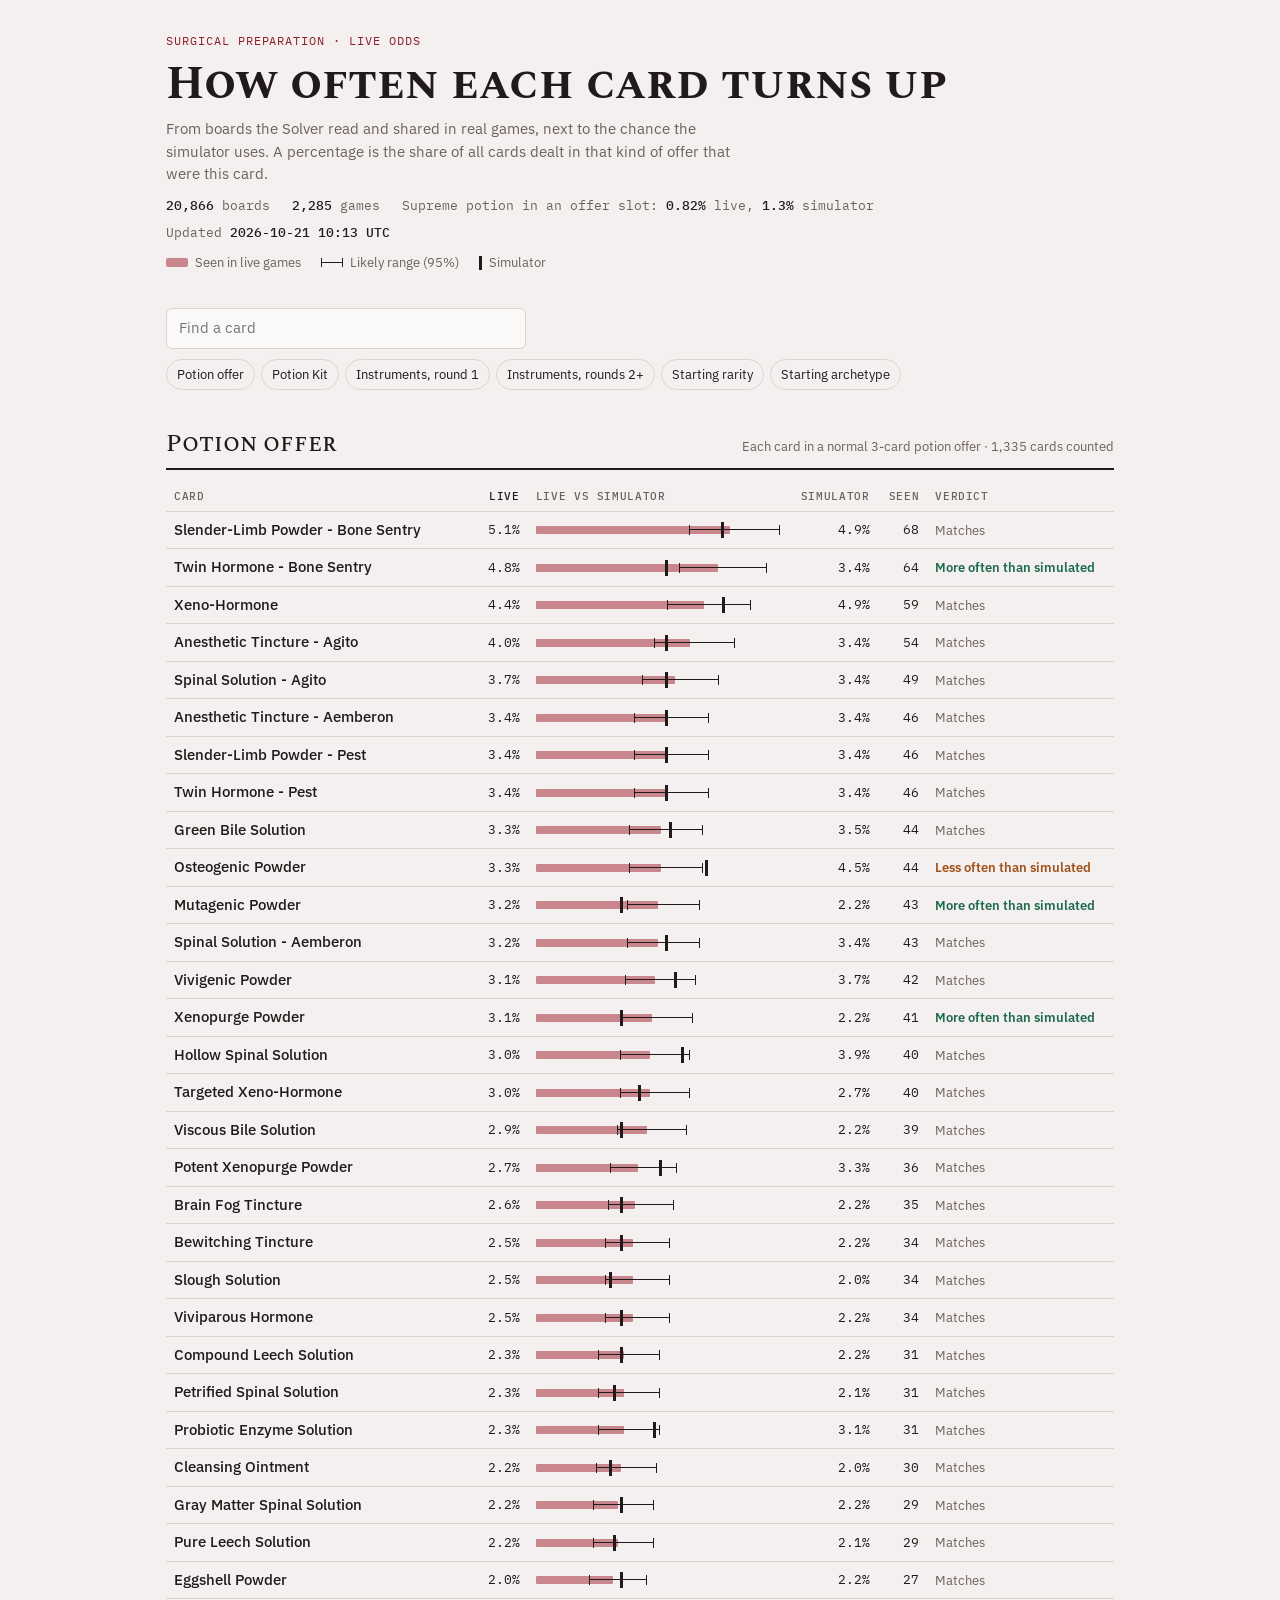
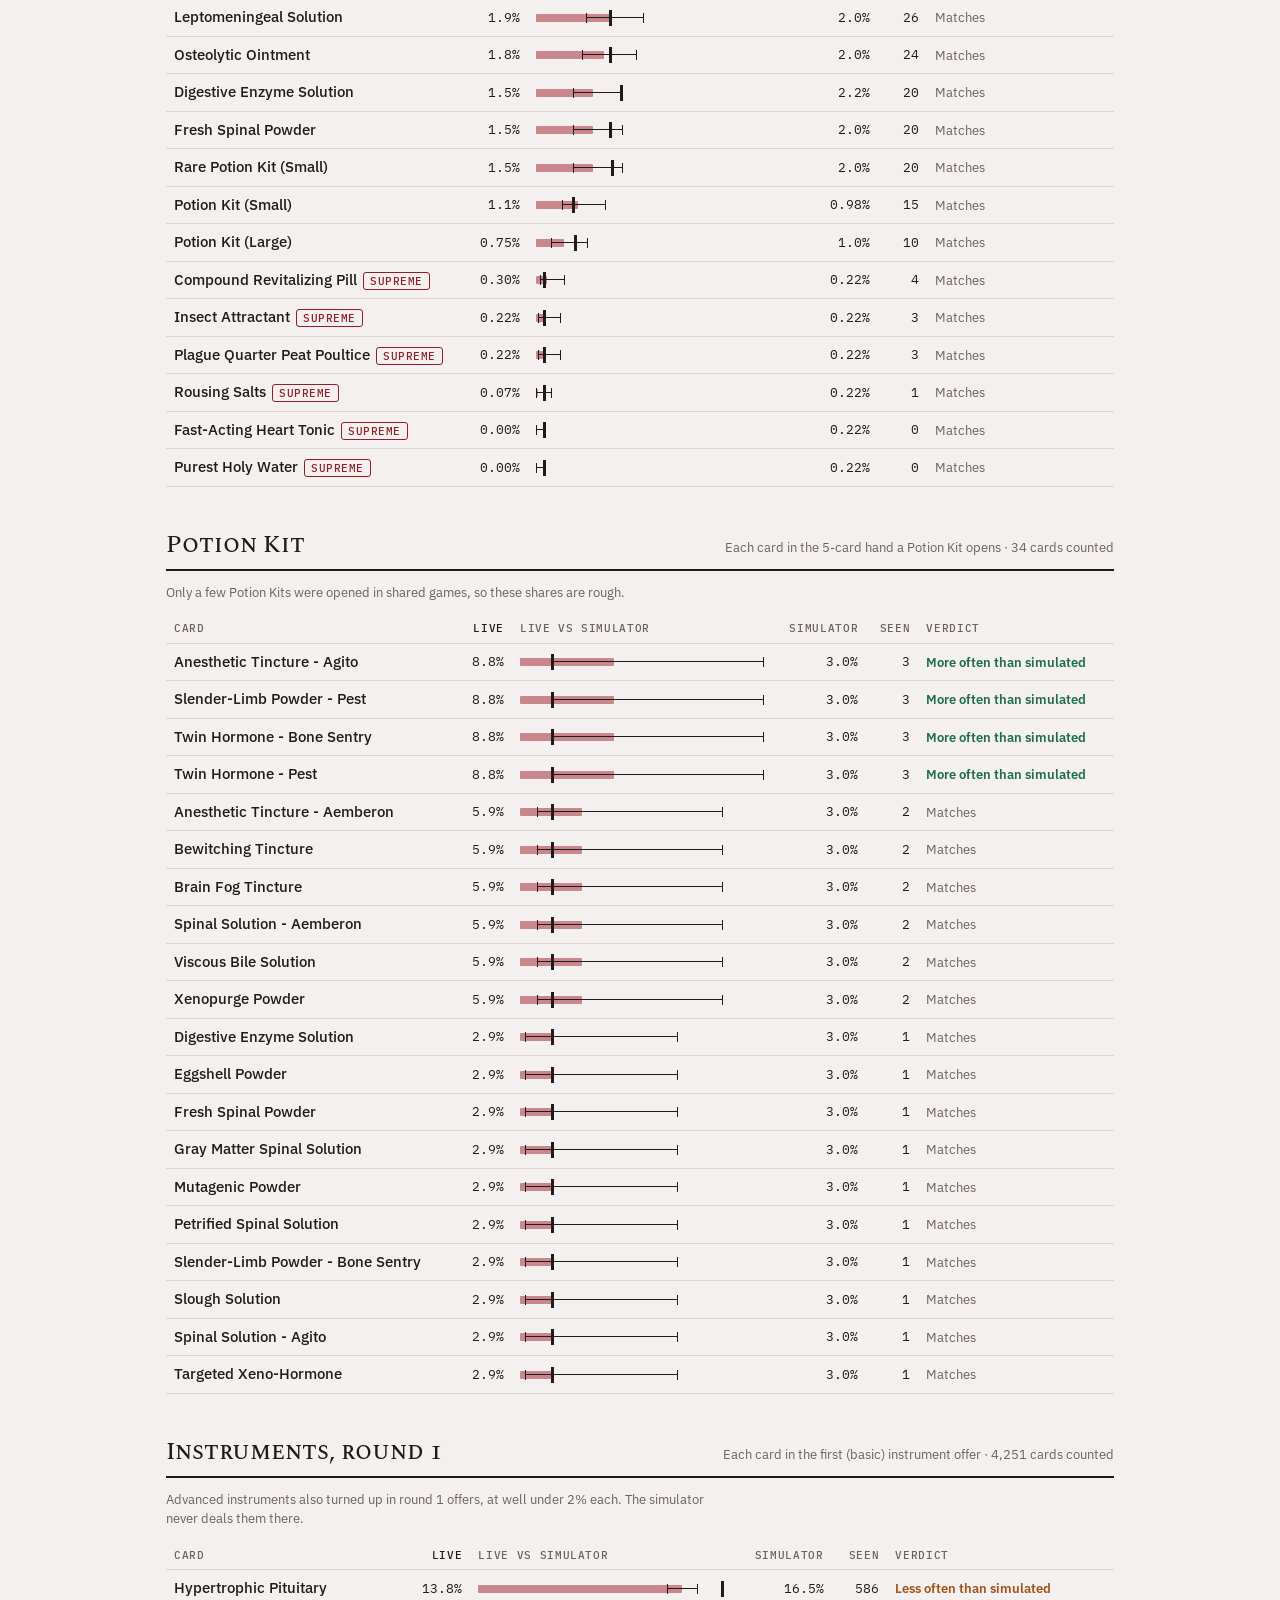
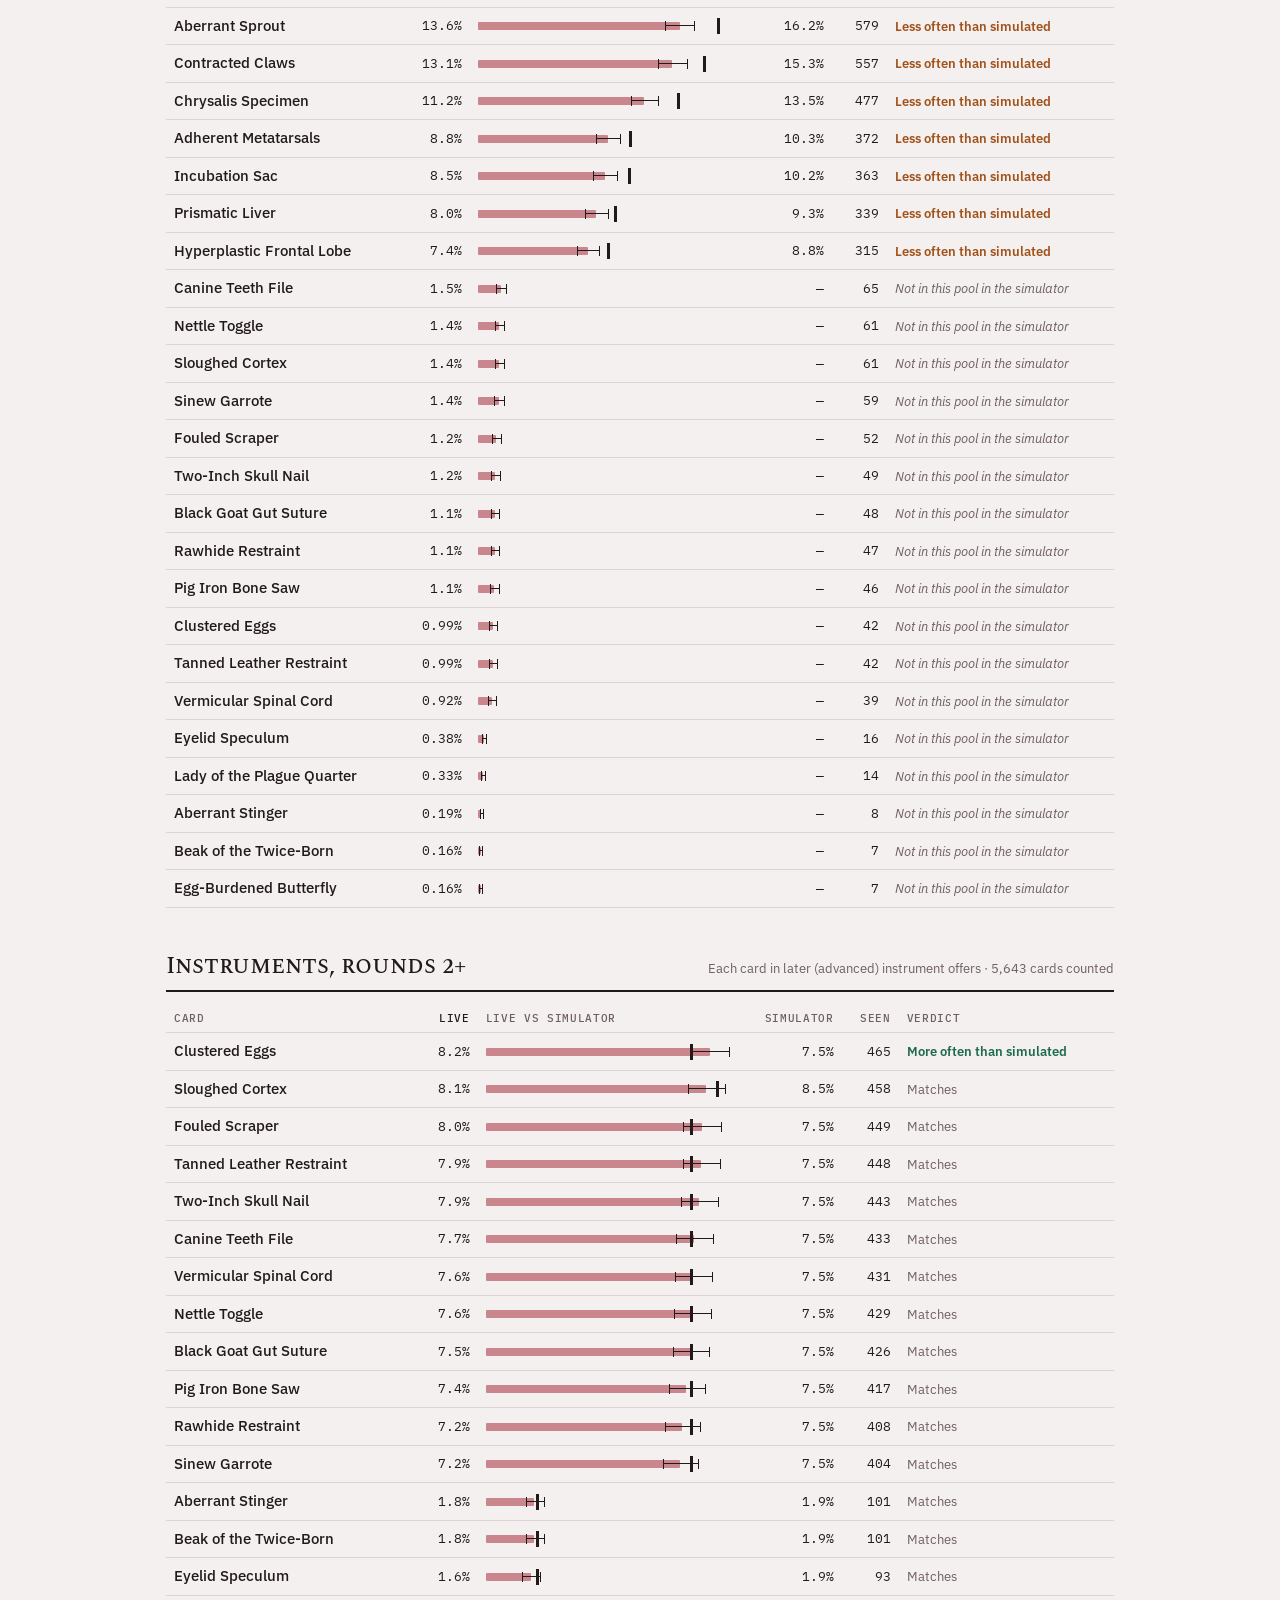
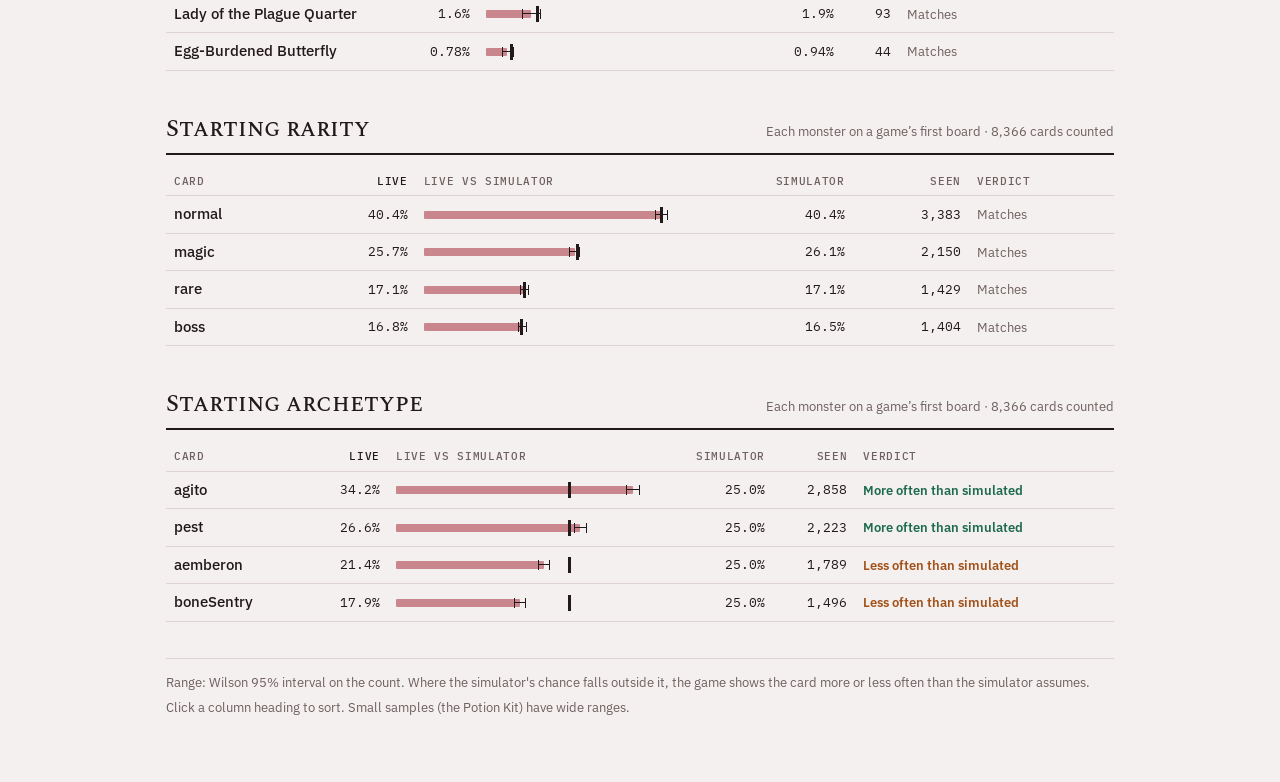
<file: odds.html>
<!doctype html>
<html lang="en">
<head>
<meta charset="utf-8">
<meta name="viewport" content="width=device-width, initial-scale=1">
<meta name="robots" content="noindex">
<title>Vorax Card Odds</title>
<script>
// the site moved to Cloudflare Pages (src/ui/siteMove.ts): this page saves nothing, so it's sent on as it is
if (location.hostname === 'tidewarden.github.io' && !/Electron/.test(navigator.userAgent)) location.replace('https://voraxlab.pages.dev' + location.pathname.replace(/\.html$/, '') + location.search)
</script>
<link rel="preconnect" href="https://fonts.googleapis.com">
<link rel="stylesheet" href="https://fonts.googleapis.com/css2?family=Spectral+SC:wght@500;700&family=IBM+Plex+Sans:wght@400;500;600&family=IBM+Plex+Mono:wght@400;500&display=swap">
<style>
*, *::before, *::after { box-sizing: border-box; }
body { margin: 0; }

/* Layout: one column of ledgers, a pool per section; each card a row with its live share drawn against the simulator's */
:root {
  --bg: #f3f0ef;
  --panel: #fbf9f8;
  --fg: #22191a;
  --muted: #6e5f60;
  --rule: #ddd3d2;
  --accent: #8e1f2a;
  --bar: #c9878d;
  --sim: #22191a;
  --higher: #1f6b4f;
  --lower: #a2521a;
  --display: "Spectral SC", Georgia, serif;
  --body: "IBM Plex Sans", system-ui, sans-serif;
  --mono: "IBM Plex Mono", ui-monospace, monospace;
}
@media (prefers-color-scheme: dark) {
  :root:not([data-theme="light"]) {
    --bg: #160f10; --panel: #1f1617; --fg: #eee4e3; --muted: #a8979a; --rule: #3a2b2d;
    --accent: #e0606c; --bar: #7e3a41; --sim: #f3e9e8; --higher: #5cc79c; --lower: #e8995c; color-scheme: dark;
  }
}
:root[data-theme="dark"] {
  --bg: #160f10; --panel: #1f1617; --fg: #eee4e3; --muted: #a8979a; --rule: #3a2b2d;
  --accent: #e0606c; --bar: #7e3a41; --sim: #f3e9e8; --higher: #5cc79c; --lower: #e8995c; color-scheme: dark;
}
body { background: var(--bg); color: var(--fg); font-family: var(--body); font-size: 15px; line-height: 1.5; }
.wrap { max-width: 980px; margin: 0 auto; padding-block: 32px 64px; padding-left: max(16px, env(safe-area-inset-left, 0px)); padding-right: max(16px, env(safe-area-inset-right, 0px)); display: grid; gap: 36px; }
header { display: grid; gap: 10px; }
.eyebrow { font-family: var(--mono); font-size: 12px; letter-spacing: .08em; text-transform: uppercase; color: var(--accent); }
h1 { font-family: var(--display); font-weight: 700; font-size: clamp(30px, 6vw, 46px); line-height: 1.05; margin: 0; text-wrap: balance; }
.lede { color: var(--muted); max-width: 65ch; margin: 0; }
.facts { display: flex; flex-wrap: wrap; gap: 8px 22px; font-family: var(--mono); font-size: 13px; color: var(--muted); }
.facts b { color: var(--fg); font-weight: 500; }
.key { display: flex; flex-wrap: wrap; gap: 8px 20px; font-size: 13px; color: var(--muted); align-items: center; }
.key span { display: inline-flex; align-items: center; gap: 7px; }
.sw-bar { width: 22px; height: 9px; background: var(--bar); border-radius: 2px; }
.sw-range { width: 22px; height: 9px; border-left: 1.5px solid var(--fg); border-right: 1.5px solid var(--fg); position: relative; }
.sw-range::after { content: ""; position: absolute; left: 0; right: 0; top: 4px; border-top: 1.5px solid var(--fg); }
.sw-sim { width: 3px; height: 14px; background: var(--sim); }
.controls { display: flex; flex-wrap: wrap; gap: 10px; align-items: center; }
.controls input { font: inherit; padding: 8px 12px; border: 1px solid var(--rule); border-radius: 6px; background: var(--panel); color: var(--fg); min-width: 0; flex: 1 1 220px; max-width: 360px; }
.controls input:focus-visible, button:focus-visible { outline: 2px solid var(--accent); outline-offset: 2px; }
nav { display: flex; flex-wrap: wrap; gap: 6px; }
nav a { font-size: 13px; color: var(--fg); text-decoration: none; padding: 5px 10px; border: 1px solid var(--rule); border-radius: 999px; }
nav a:hover { border-color: var(--accent); color: var(--accent); }
section { display: grid; gap: 12px; scroll-margin-top: 16px; }
.sec-head { display: flex; flex-wrap: wrap; align-items: baseline; justify-content: space-between; gap: 4px 16px; border-bottom: 2px solid var(--fg); padding-bottom: 6px; }
h2 { font-family: var(--display); font-weight: 500; font-size: 24px; margin: 0; }
.sec-sub { color: var(--muted); font-size: 13px; }
.scroll { overflow-x: auto; }
table { width: 100%; border-collapse: collapse; font-variant-numeric: tabular-nums; min-width: 640px; }
th { font-family: var(--mono); font-weight: 500; font-size: 11px; letter-spacing: .06em; text-transform: uppercase; color: var(--muted); text-align: left; padding: 6px 8px; border-bottom: 1px solid var(--rule); white-space: nowrap; }
th button { all: unset; cursor: pointer; }
th button:hover { color: var(--fg); }
th[aria-sort] button { color: var(--fg); }
td { padding: 7px 8px; border-bottom: 1px solid var(--rule); vertical-align: middle; }
td.num { font-family: var(--mono); font-size: 13px; text-align: right; white-space: nowrap; }
th.num { text-align: right; }
td.name { font-weight: 500; }
.tag { font-family: var(--mono); font-size: 10.5px; letter-spacing: .05em; text-transform: uppercase; padding: 1px 6px; border-radius: 3px; border: 1px solid currentColor; margin-left: 6px; white-space: nowrap; color: var(--accent); }
.chart { width: 260px; }
.track { position: relative; height: 16px; }
.track .b { position: absolute; left: 0; top: 4px; height: 8px; background: var(--bar); border-radius: 1px; }
.track .ci { position: absolute; top: 3px; height: 10px; border-left: 1.5px solid var(--fg); border-right: 1.5px solid var(--fg); }
.track .ci::after { content: ""; position: absolute; left: 0; right: 0; top: 4px; border-top: 1.5px solid var(--fg); }
.track .s { position: absolute; top: 0; width: 3px; height: 16px; background: var(--sim); margin-left: -1px; }
.verdict { font-size: 12.5px; white-space: nowrap; }
.v-higher { color: var(--higher); font-weight: 600; }
.v-lower { color: var(--lower); font-weight: 600; }
.v-ok { color: var(--muted); }
.v-none { color: var(--muted); font-style: italic; }
.note { color: var(--muted); font-size: 13px; max-width: 70ch; margin: 0; }
.empty { color: var(--muted); font-size: 13px; padding: 10px 8px; }
footer { color: var(--muted); font-size: 13px; display: grid; gap: 6px; border-top: 1px solid var(--rule); padding-top: 14px; }
@media (max-width: 560px) { .chart { width: 160px; } }
</style>
</head>
<body>

<div class="wrap">
  <header>
    <div class="eyebrow">Surgical Preparation · Live odds</div>
    <h1>How often each card turns up</h1>
    <p class="lede">From boards the Solver read and shared in real games, next to the chance the simulator uses. A percentage is the share of all cards dealt in that kind of offer that were this card.</p>
    <div class="facts" id="facts"></div>
    <div class="key">
      <span><i class="sw-bar"></i>Seen in live games</span>
      <span><i class="sw-range"></i>Likely range (95%)</span>
      <span><i class="sw-sim"></i>Simulator</span>
    </div>
  </header>

  <div class="controls">
    <input id="filter" type="search" placeholder="Find a card" aria-label="Find a card">
    <nav id="nav"></nav>
  </div>

  <div id="sections" style="display:grid;gap:40px"></div>

  <footer>
    <div>Range: Wilson 95% interval on the count. Where the simulator's chance falls outside it, the game shows the card more or less often than the simulator assumes.</div>
    <div>Click a column heading to sort. Small samples (the Potion Kit) have wide ranges.</div>
  </footer>
</div>

<script>
const DATA = {"generated": "2026-10-21T10:13:55.475Z", "boards": 20866, "runs": 2285, "supreme": {"count": 11, "n": 1335, "p": 0.008239700374531835, "lo": 0.004607046512931569, "hi": 0.014694415288076109, "engine": 0.013}, "supremeNames": ["Compound Revitalizing Pill", "Fast-Acting Heart Tonic", "Plague Quarter Peat Poultice", "Insect Attractant", "Purest Holy Water", "Rousing Salts"], "sections": [{"id": "potions", "title": "Potion offer", "sub": "Each card in a normal 3-card potion offer", "rows": [{"name": "Anesthetic Tincture - Aemberon", "count": 46, "n": 1335, "p": 0.03445692883895131, "lo": 0.02593136844344571, "hi": 0.04565409767890961, "engine": 0.03432347747660267}, {"name": "Anesthetic Tincture - Agito", "count": 54, "n": 1335, "p": 0.04044943820224719, "lo": 0.031132848242395362, "hi": 0.05240324743912514, "engine": 0.03432347747660267}, {"name": "Bewitching Tincture", "count": 34, "n": 1335, "p": 0.02546816479400749, "lo": 0.0182816740809535, "hi": 0.03537784770265406, "engine": 0.022316955446425667}, {"name": "Brain Fog Tincture", "count": 35, "n": 1335, "p": 0.026217228464419477, "lo": 0.018910524185443506, "hi": 0.03624282629305971, "engine": 0.022316955446425667}, {"name": "Cleansing Ointment", "count": 30, "n": 1335, "p": 0.02247191011235955, "lo": 0.015785544864709546, "hi": 0.03189866213931542, "engine": 0.019594286881961735}, {"name": "Compound Leech Solution", "count": 31, "n": 1335, "p": 0.023220973782771534, "lo": 0.016406514203316222, "hi": 0.03277152149560439, "engine": 0.022316955446425667}, {"name": "Compound Revitalizing Pill", "count": 4, "n": 1335, "p": 0.00299625468164794, "lo": 0.001165764127858996, "hi": 0.007678896808879151, "engine": 0.0021666666666666666}, {"name": "Digestive Enzyme Solution", "count": 20, "n": 1335, "p": 0.0149812734082397, "lo": 0.009718693799753864, "hi": 0.023027226255314635, "engine": 0.022316955446425667}, {"name": "Eggshell Powder", "count": 27, "n": 1335, "p": 0.020224719101123594, "lo": 0.013936297757654903, "hi": 0.029266423161683125, "engine": 0.022316955446425667}, {"name": "Fast-Acting Heart Tonic", "count": 0, "n": 1335, "p": 0, "lo": 2.1621824422966068e-19, "hi": 0.002869346157155558, "engine": 0.0021666666666666666}, {"name": "Fresh Spinal Powder", "count": 20, "n": 1335, "p": 0.0149812734082397, "lo": 0.009718693799753864, "hi": 0.023027226255314635, "engine": 0.019594286881961735}, {"name": "Gray Matter Spinal Solution", "count": 29, "n": 1335, "p": 0.021722846441947566, "lo": 0.015166778373511406, "hi": 0.03102359993561792, "engine": 0.022316955446425667}, {"name": "Green Bile Solution", "count": 44, "n": 1335, "p": 0.03295880149812734, "lo": 0.024642343626175334, "hi": 0.043955465106388696, "engine": 0.035206734133125216}, {"name": "Hollow Spinal Solution", "count": 40, "n": 1335, "p": 0.0299625468164794, "lo": 0.022079998789458998, "hi": 0.04054249516352243, "engine": 0.03856219356751951}, {"name": "Insect Attractant", "count": 3, "n": 1335, "p": 0.0022471910112359553, "lo": 0.0007645217499960435, "hi": 0.0065863104918464565, "engine": 0.0021666666666666666}, {"name": "Leptomeningeal Solution", "count": 26, "n": 1335, "p": 0.01947565543071161, "lo": 0.013324830285256753, "hi": 0.02838406193918563, "engine": 0.019594286881961735}, {"name": "Mutagenic Powder", "count": 43, "n": 1335, "p": 0.03220973782771536, "lo": 0.02399972977067046, "hi": 0.04310425026699792, "engine": 0.022316955446425667}, {"name": "Osteogenic Powder", "count": 44, "n": 1335, "p": 0.03295880149812734, "lo": 0.024642343626175334, "hi": 0.043955465106388696, "engine": 0.04463391089285133}, {"name": "Osteolytic Ointment", "count": 24, "n": 1335, "p": 0.017977528089887642, "lo": 0.012110145784910936, "hi": 0.026611089049740157, "engine": 0.019594286881961735}, {"name": "Petrified Spinal Solution", "count": 31, "n": 1335, "p": 0.023220973782771534, "lo": 0.016406514203316222, "hi": 0.03277152149560439, "engine": 0.020592520890926686}, {"name": "Plague Quarter Peat Poultice", "count": 3, "n": 1335, "p": 0.0022471910112359553, "lo": 0.0007645217499960435, "hi": 0.0065863104918464565, "engine": 0.0021666666666666666}, {"name": "Potent Xenopurge Powder", "count": 36, "n": 1335, "p": 0.02696629213483146, "lo": 0.01954114406573617, "hi": 0.03710603510766269, "engine": 0.032588089270226696}, {"name": "Potion Kit (Large)", "count": 10, "n": 1335, "p": 0.00749063670411985, "lo": 0.004073774218644198, "hi": 0.01373385888746783, "engine": 0.010447751534989683}, {"name": "Potion Kit (Small)", "count": 15, "n": 1335, "p": 0.011235955056179775, "lo": 0.0068207927392813575, "hi": 0.018455983841308907, "engine": 0.009797143440980868}, {"name": "Probiotic Enzyme Solution", "count": 31, "n": 1335, "p": 0.023220973782771534, "lo": 0.016406514203316222, "hi": 0.03277152149560439, "engine": 0.03123812847583352}, {"name": "Pure Leech Solution", "count": 29, "n": 1335, "p": 0.021722846441947566, "lo": 0.015166778373511406, "hi": 0.03102359993561792, "engine": 0.02068837389161015}, {"name": "Purest Holy Water", "count": 0, "n": 1335, "p": 0, "lo": 2.1621824422966068e-19, "hi": 0.002869346157155558, "engine": 0.0021666666666666666}, {"name": "Rare Potion Kit (Small)", "count": 20, "n": 1335, "p": 0.0149812734082397, "lo": 0.009718693799753864, "hi": 0.023027226255314635, "engine": 0.020054208781677966}, {"name": "Rousing Salts", "count": 1, "n": 1335, "p": 0.000749063670411985, "lo": 0.00013223696921974557, "hi": 0.00423093788283146, "engine": 0.0021666666666666666}, {"name": "Slender-Limb Powder - Bone Sentry", "count": 68, "n": 1335, "p": 0.05093632958801498, "lo": 0.04037707690096779, "hi": 0.06407262050909177, "engine": 0.048882133905340054}, {"name": "Slender-Limb Powder - Pest", "count": 46, "n": 1335, "p": 0.03445692883895131, "lo": 0.02593136844344571, "hi": 0.04565409767890961, "engine": 0.03432347747660267}, {"name": "Slough Solution", "count": 34, "n": 1335, "p": 0.02546816479400749, "lo": 0.0182816740809535, "hi": 0.03537784770265406, "engine": 0.019594286881961735}, {"name": "Spinal Solution - Aemberon", "count": 43, "n": 1335, "p": 0.03220973782771536, "lo": 0.02399972977067046, "hi": 0.04310425026699792, "engine": 0.03432347747660267}, {"name": "Spinal Solution - Agito", "count": 49, "n": 1335, "p": 0.03670411985018727, "lo": 0.027873827885388974, "hi": 0.0481931243216533, "engine": 0.03432347747660267}, {"name": "Targeted Xeno-Hormone", "count": 40, "n": 1335, "p": 0.0299625468164794, "lo": 0.022079998789458998, "hi": 0.04054249516352243, "engine": 0.027164153990973175}, {"name": "Twin Hormone - Bone Sentry", "count": 64, "n": 1335, "p": 0.04794007490636704, "lo": 0.03772004307294754, "hi": 0.06075433955752944, "engine": 0.03432347747660267}, {"name": "Twin Hormone - Pest", "count": 46, "n": 1335, "p": 0.03445692883895131, "lo": 0.02593136844344571, "hi": 0.04565409767890961, "engine": 0.03432347747660267}, {"name": "Viscous Bile Solution", "count": 39, "n": 1335, "p": 0.029213483146067417, "lo": 0.021442950566516305, "hi": 0.03968571469156949, "engine": 0.022316955446425667}, {"name": "Vivigenic Powder", "count": 42, "n": 1335, "p": 0.03146067415730337, "lo": 0.023358437346055503, "hi": 0.04225171399671723, "engine": 0.036634083889143534}, {"name": "Viviparous Hormone", "count": 34, "n": 1335, "p": 0.02546816479400749, "lo": 0.0182816740809535, "hi": 0.03537784770265406, "engine": 0.022316955446425667}, {"name": "Xeno-Hormone", "count": 59, "n": 1335, "p": 0.044194756554307116, "lo": 0.034415860760835366, "hi": 0.05658937839516337, "engine": 0.04910524212451748}, {"name": "Xenopurge Powder", "count": 41, "n": 1335, "p": 0.030711610486891385, "lo": 0.022718511184332, "hi": 0.04139781146354508, "engine": 0.022316955446425667}]}, {"id": "kit", "title": "Potion Kit", "sub": "Each card in the 5-card hand a Potion Kit opens", "rows": [{"name": "Anesthetic Tincture - Aemberon", "count": 2, "n": 34, "p": 0.058823529411764705, "lo": 0.01628231306384244, "hi": 0.1909393688946371, "engine": 0.030303030303030304}, {"name": "Anesthetic Tincture - Agito", "count": 3, "n": 34, "p": 0.08823529411764706, "lo": 0.030465390304310145, "hi": 0.2296081795236041, "engine": 0.030303030303030304}, {"name": "Bewitching Tincture", "count": 2, "n": 34, "p": 0.058823529411764705, "lo": 0.01628231306384244, "hi": 0.1909393688946371, "engine": 0.030303030303030304}, {"name": "Brain Fog Tincture", "count": 2, "n": 34, "p": 0.058823529411764705, "lo": 0.01628231306384244, "hi": 0.1909393688946371, "engine": 0.030303030303030304}, {"name": "Digestive Enzyme Solution", "count": 1, "n": 34, "p": 0.029411764705882353, "lo": 0.005210771925596642, "hi": 0.1491590221634482, "engine": 0.030303030303030304}, {"name": "Eggshell Powder", "count": 1, "n": 34, "p": 0.029411764705882353, "lo": 0.005210771925596642, "hi": 0.1491590221634482, "engine": 0.030303030303030304}, {"name": "Fresh Spinal Powder", "count": 1, "n": 34, "p": 0.029411764705882353, "lo": 0.005210771925596642, "hi": 0.1491590221634482, "engine": 0.030303030303030304}, {"name": "Gray Matter Spinal Solution", "count": 1, "n": 34, "p": 0.029411764705882353, "lo": 0.005210771925596642, "hi": 0.1491590221634482, "engine": 0.030303030303030304}, {"name": "Mutagenic Powder", "count": 1, "n": 34, "p": 0.029411764705882353, "lo": 0.005210771925596642, "hi": 0.1491590221634482, "engine": 0.030303030303030304}, {"name": "Petrified Spinal Solution", "count": 1, "n": 34, "p": 0.029411764705882353, "lo": 0.005210771925596642, "hi": 0.1491590221634482, "engine": 0.030303030303030304}, {"name": "Slender-Limb Powder - Bone Sentry", "count": 1, "n": 34, "p": 0.029411764705882353, "lo": 0.005210771925596642, "hi": 0.1491590221634482, "engine": 0.030303030303030304}, {"name": "Slender-Limb Powder - Pest", "count": 3, "n": 34, "p": 0.08823529411764706, "lo": 0.030465390304310145, "hi": 0.2296081795236041, "engine": 0.030303030303030304}, {"name": "Slough Solution", "count": 1, "n": 34, "p": 0.029411764705882353, "lo": 0.005210771925596642, "hi": 0.1491590221634482, "engine": 0.030303030303030304}, {"name": "Spinal Solution - Aemberon", "count": 2, "n": 34, "p": 0.058823529411764705, "lo": 0.01628231306384244, "hi": 0.1909393688946371, "engine": 0.030303030303030304}, {"name": "Spinal Solution - Agito", "count": 1, "n": 34, "p": 0.029411764705882353, "lo": 0.005210771925596642, "hi": 0.1491590221634482, "engine": 0.030303030303030304}, {"name": "Targeted Xeno-Hormone", "count": 1, "n": 34, "p": 0.029411764705882353, "lo": 0.005210771925596642, "hi": 0.1491590221634482, "engine": 0.030303030303030304}, {"name": "Twin Hormone - Bone Sentry", "count": 3, "n": 34, "p": 0.08823529411764706, "lo": 0.030465390304310145, "hi": 0.2296081795236041, "engine": 0.030303030303030304}, {"name": "Twin Hormone - Pest", "count": 3, "n": 34, "p": 0.08823529411764706, "lo": 0.030465390304310145, "hi": 0.2296081795236041, "engine": 0.030303030303030304}, {"name": "Viscous Bile Solution", "count": 2, "n": 34, "p": 0.058823529411764705, "lo": 0.01628231306384244, "hi": 0.1909393688946371, "engine": 0.030303030303030304}, {"name": "Xenopurge Powder", "count": 2, "n": 34, "p": 0.058823529411764705, "lo": 0.01628231306384244, "hi": 0.1909393688946371, "engine": 0.030303030303030304}]}, {"id": "basic", "title": "Instruments, round 1", "sub": "Each card in the first (basic) instrument offer", "rows": [{"name": "Aberrant Sprout", "count": 579, "n": 4251, "p": 0.13620324629498942, "lo": 0.1262199139260972, "hi": 0.1468435063431791, "engine": 0.162195497995683}, {"name": "Aberrant Stinger", "count": 8, "n": 4251, "p": 0.0018819101387908728, "lo": 0.0009538971432418535, "hi": 0.003709402190862617, "engine": null}, {"name": "Adherent Metatarsals", "count": 372, "n": 4251, "p": 0.08750882145377559, "lo": 0.07938216893583651, "hi": 0.09638033183504997, "engine": 0.10268270120259018}, {"name": "Beak of the Twice-Born", "count": 7, "n": 4251, "p": 0.0016466713714420136, "lo": 0.0007978735863049178, "hi": 0.0033953729965996013, "engine": null}, {"name": "Black Goat Gut Suture", "count": 48, "n": 4251, "p": 0.011291460832745237, "lo": 0.008527336403403986, "hi": 0.014938072978698511, "engine": null}, {"name": "Canine Teeth File", "count": 65, "n": 4251, "p": 0.01529051987767584, "lo": 0.012015217071259778, "hi": 0.01944108908124188, "engine": null}, {"name": "Chrysalis Specimen", "count": 477, "n": 4251, "p": 0.1122088920254058, "lo": 0.1030687366944438, "hi": 0.1220493029524375, "engine": 0.13536848596978107}, {"name": "Clustered Eggs", "count": 42, "n": 4251, "p": 0.009880028228652082, "lo": 0.007317859850416452, "hi": 0.013327233024486341, "engine": null}, {"name": "Contracted Claws", "count": 557, "n": 4251, "p": 0.1310279934133145, "lo": 0.12121656070342131, "hi": 0.141505699039456, "engine": 0.15263644773358}, {"name": "Egg-Burdened Butterfly", "count": 7, "n": 4251, "p": 0.0016466713714420136, "lo": 0.0007978735863049178, "hi": 0.0033953729965996013, "engine": null}, {"name": "Eyelid Speculum", "count": 16, "n": 4251, "p": 0.0037638202775817455, "lo": 0.0023181295116557945, "hi": 0.006105591832048281, "engine": null}, {"name": "Fouled Scraper", "count": 52, "n": 4251, "p": 0.012232415902140673, "lo": 0.009340660926831348, "hi": 0.01600495946007095, "engine": null}, {"name": "Hyperplastic Frontal Lobe", "count": 315, "n": 4251, "p": 0.07410021171489062, "lo": 0.0666047906251858, "hi": 0.0823647033273035, "engine": 0.08757323465926613}, {"name": "Hypertrophic Pituitary", "count": 586, "n": 4251, "p": 0.13784991766643143, "lo": 0.1278129446288039, "hi": 0.14854084489887198, "engine": 0.16497070613629358}, {"name": "Incubation Sac", "count": 363, "n": 4251, "p": 0.08539167254763586, "lo": 0.07736037257966605, "hi": 0.09417165343042089, "engine": 0.10206598828245453}, {"name": "Lady of the Plague Quarter", "count": 14, "n": 4251, "p": 0.003293342742884027, "lo": 0.0019628158474557234, "hi": 0.0055207999938484496, "engine": null}, {"name": "Nettle Toggle", "count": 61, "n": 4251, "p": 0.014349564808280405, "lo": 0.011187734762646142, "hi": 0.018388360385055712, "engine": null}, {"name": "Pig Iron Bone Saw", "count": 46, "n": 4251, "p": 0.010820983298047518, "lo": 0.008122688499027612, "hi": 0.014402615380674982, "engine": null}, {"name": "Prismatic Liver", "count": 339, "n": 4251, "p": 0.07974594213126324, "lo": 0.07197657614581361, "hi": 0.08827418383547452, "engine": 0.09250693802035151}, {"name": "Rawhide Restraint", "count": 47, "n": 4251, "p": 0.011056222065396377, "lo": 0.008324836048296319, "hi": 0.014670520582606225, "engine": null}, {"name": "Sinew Garrote", "count": 59, "n": 4251, "p": 0.013879087273582686, "lo": 0.010775420531651118, "hi": 0.01786056911365083, "engine": null}, {"name": "Sloughed Cortex", "count": 61, "n": 4251, "p": 0.014349564808280405, "lo": 0.011187734762646142, "hi": 0.018388360385055712, "engine": null}, {"name": "Tanned Leather Restraint", "count": 42, "n": 4251, "p": 0.009880028228652082, "lo": 0.007317859850416452, "hi": 0.013327233024486341, "engine": null}, {"name": "Two-Inch Skull Nail", "count": 49, "n": 4251, "p": 0.011526699600094096, "lo": 0.008730178930956938, "hi": 0.015205283202345507, "engine": null}, {"name": "Vermicular Spinal Cord", "count": 39, "n": 4251, "p": 0.009174311926605505, "lo": 0.00671855863274618, "hi": 0.012516375988556762, "engine": null}]}, {"id": "advanced", "title": "Instruments, rounds 2+", "sub": "Each card in later (advanced) instrument offers", "rows": [{"name": "Aberrant Stinger", "count": 101, "n": 5643, "p": 0.01789828105617579, "lo": 0.014752643972216371, "hi": 0.021699874901342963, "engine": 0.018859312433867924}, {"name": "Beak of the Twice-Born", "count": 101, "n": 5643, "p": 0.01789828105617579, "lo": 0.014752643972216371, "hi": 0.021699874901342963, "engine": 0.018859312433867924}, {"name": "Black Goat Gut Suture", "count": 426, "n": 5643, "p": 0.07549175970228601, "lo": 0.06888388521931046, "hi": 0.08267722816485104, "engine": 0.0754372497354717}, {"name": "Canine Teeth File", "count": 433, "n": 5643, "p": 0.07673223462697147, "lo": 0.0700718760672666, "hi": 0.08396849935250789, "engine": 0.0754372497354717}, {"name": "Clustered Eggs", "count": 465, "n": 5643, "p": 0.08240297713981924, "lo": 0.07550927559435762, "hi": 0.08986486913107615, "engine": 0.0754372497354717}, {"name": "Egg-Burdened Butterfly", "count": 44, "n": 5643, "p": 0.007797270955165692, "lo": 0.005813647274829467, "hi": 0.010450595023024258, "engine": 0.009429656216933962}, {"name": "Eyelid Speculum", "count": 93, "n": 5643, "p": 0.01648059542796385, "lo": 0.013472574055616336, "hi": 0.020146502491528176, "engine": 0.018859312433867924}, {"name": "Fouled Scraper", "count": 449, "n": 5643, "p": 0.07956760588339536, "lo": 0.07278925702255516, "hi": 0.08691800305004897, "engine": 0.0754372497354717}, {"name": "Lady of the Plague Quarter", "count": 93, "n": 5643, "p": 0.01648059542796385, "lo": 0.013472574055616336, "hi": 0.020146502491528176, "engine": 0.018859312433867924}, {"name": "Nettle Toggle", "count": 429, "n": 5643, "p": 0.07602339181286549, "lo": 0.06939295844461102, "hi": 0.08323069581195604, "engine": 0.0754372497354717}, {"name": "Pig Iron Bone Saw", "count": 417, "n": 5643, "p": 0.07389686337054759, "lo": 0.06735726719954543, "hi": 0.08101622356739942, "engine": 0.0754372497354717}, {"name": "Rawhide Restraint", "count": 408, "n": 5643, "p": 0.07230196703880915, "lo": 0.06583157263785479, "hi": 0.07935429551187338, "engine": 0.0754372497354717}, {"name": "Sinew Garrote", "count": 404, "n": 5643, "p": 0.07159312422470317, "lo": 0.06515378990369176, "hi": 0.07861535708282898, "engine": 0.0754372497354717}, {"name": "Sloughed Cortex", "count": 458, "n": 5643, "p": 0.0811625022151338, "lo": 0.07431895105494744, "hi": 0.08857593163487337, "engine": 0.08532334695740576}, {"name": "Tanned Leather Restraint", "count": 448, "n": 5643, "p": 0.07939039517986886, "lo": 0.07261934210353208, "hi": 0.08673373767827018, "engine": 0.0754372497354717}, {"name": "Two-Inch Skull Nail", "count": 443, "n": 5643, "p": 0.0785043416622364, "lo": 0.07176992310804632, "hi": 0.0858122552197467, "engine": 0.0754372497354717}, {"name": "Vermicular Spinal Cord", "count": 431, "n": 5643, "p": 0.07637781321991849, "lo": 0.06973239546923812, "hi": 0.08359961936893266, "engine": 0.0754372497354717}]}, {"id": "rarity", "title": "Starting rarity", "sub": "Each monster on a game\u2019s first board", "rows": [{"name": "normal", "count": 3383, "n": 8366, "p": 0.40437485058570405, "lo": 0.3939044539623231, "hi": 0.4149330275020812, "engine": 0.4036613477587015}, {"name": "magic", "count": 2150, "n": 8366, "p": 0.2569925890509204, "lo": 0.24774176900946257, "hi": 0.2664664807619548, "engine": 0.26087266213939664}, {"name": "rare", "count": 1429, "n": 8366, "p": 0.17081042314128617, "lo": 0.16289737985694955, "hi": 0.17902565008426224, "engine": 0.17068897643684655}, {"name": "boss", "count": 1404, "n": 8366, "p": 0.1678221372220894, "lo": 0.15996688048907778, "hi": 0.17598232074789666, "engine": 0.16477701366505523}]}, {"id": "archetype", "title": "Starting archetype", "sub": "Each monster on a game\u2019s first board", "rows": [{"name": "pest", "count": 2223, "n": 8366, "p": 0.2657183839349749, "lo": 0.2563620698441992, "hi": 0.2752897597435913, "engine": 0.25}, {"name": "aemberon", "count": 1789, "n": 8366, "p": 0.21384174037771933, "lo": 0.2051879712303922, "hi": 0.22275819205183764, "engine": 0.25}, {"name": "boneSentry", "count": 1496, "n": 8366, "p": 0.17881902940473343, "lo": 0.1707554887431046, "hi": 0.18717740212546333, "engine": 0.25}, {"name": "agito", "count": 2858, "n": 8366, "p": 0.34162084628257233, "lo": 0.3315329526677657, "hi": 0.351854126007654, "engine": 0.25}]}]};
const pct = (v, dp) => (v * 100).toFixed(dp ?? (v < 0.01 ? 2 : 1)) + '%';
const supreme = new Set(DATA.supremeNames);
document.getElementById('facts').innerHTML =
  `<span><b>${DATA.boards.toLocaleString()}</b> boards</span><span><b>${DATA.runs.toLocaleString()}</b> games</span>` +
  `<span>Supreme potion in an offer slot: <b>${pct(DATA.supreme.p, 2)}</b> live, <b>${pct(DATA.supreme.engine, 1)}</b> simulator</span>` +
  `<span>Updated <b>${new Date(DATA.generated).toISOString().slice(0, 16).replace('T', ' ')} UTC</b></span>`;

function verdict(r) {
  if (r.engine === null) return ['none', 'Not in this pool in the simulator'];
  if (r.engine < r.lo) return ['higher', 'More often than simulated'];
  if (r.engine > r.hi) return ['lower', 'Less often than simulated'];
  return ['ok', 'Matches'];
}
const nav = document.getElementById('nav');
const host = document.getElementById('sections');
const state = {};
for (const sec of DATA.sections) {
  state[sec.id] = { key: 'p', dir: -1 };
  nav.insertAdjacentHTML('beforeend', `<a href="#${sec.id}">${sec.title}</a>`);
  const n = sec.rows[0]?.n ?? 0;
  host.insertAdjacentHTML('beforeend', `
    <section id="${sec.id}">
      <div class="sec-head"><h2>${sec.title}</h2><span class="sec-sub">${sec.sub} · ${n.toLocaleString()} cards counted</span></div>
      ${sec.id === 'basic' ? '<p class="note">Advanced instruments also turned up in round 1 offers, at well under 2% each. The simulator never deals them there.</p>' : ''}
      ${sec.id === 'kit' ? '<p class="note">Only a few Potion Kits were opened in shared games, so these shares are rough.</p>' : ''}
      <div class="scroll"><table>
        <thead><tr>
          <th><button data-k="name">Card</button></th>
          <th class="num"><button data-k="p">Live</button></th>
          <th class="chart">Live vs simulator</th>
          <th class="num"><button data-k="engine">Simulator</button></th>
          <th class="num"><button data-k="count">Seen</button></th>
          <th><button data-k="v">Verdict</button></th>
        </tr></thead>
        <tbody></tbody>
      </table></div>
    </section>`);
}
const order = { higher: 0, lower: 1, ok: 2, none: 3 };
function render() {
  const q = document.getElementById('filter').value.trim().toLowerCase();
  for (const sec of DATA.sections) {
    const el = document.getElementById(sec.id);
    const { key, dir } = state[sec.id];
    const max = Math.max(...sec.rows.map(r => Math.max(r.hi, r.engine ?? 0))) || 1;
    const rows = sec.rows.filter(r => !q || r.name.toLowerCase().includes(q)).sort((a, b) => {
      const va = key === 'v' ? order[verdict(a)[0]] : a[key] ?? -1, vb = key === 'v' ? order[verdict(b)[0]] : b[key] ?? -1;
      return (typeof va === 'string' ? va.localeCompare(vb) : va - vb) * dir;
    });
    el.hidden = q && !rows.length;
    el.querySelectorAll('th').forEach(th => {
      const b = th.querySelector('button');
      if (b && b.dataset.k === key) th.setAttribute('aria-sort', dir > 0 ? 'ascending' : 'descending'); else th.removeAttribute('aria-sort');
    });
    const x = v => (v / max * 100).toFixed(2) + '%';
    el.querySelector('tbody').innerHTML = rows.map(r => {
      const [v, text] = verdict(r);
      return `<tr>
        <td class="name">${r.name}${supreme.has(r.name) ? '<span class="tag">Supreme</span>' : ''}</td>
        <td class="num">${pct(r.p)}</td>
        <td class="chart"><div class="track" title="Live ${pct(r.p)} (range ${pct(r.lo)}–${pct(r.hi)})${r.engine !== null ? ', simulator ' + pct(r.engine) : ''}">
          <div class="b" style="width:${x(r.p)}"></div>
          <div class="ci" style="left:${x(r.lo)};width:${x(r.hi - r.lo)}"></div>
          ${r.engine !== null ? `<div class="s" style="left:${x(r.engine)}"></div>` : ''}
        </div></td>
        <td class="num">${r.engine === null ? '—' : pct(r.engine)}</td>
        <td class="num">${r.count.toLocaleString()}</td>
        <td class="verdict v-${v}">${text}</td>
      </tr>`;
    }).join('') || '<tr><td colspan="6" class="empty">No card matches.</td></tr>';
  }
}
document.addEventListener('click', e => {
  const b = e.target.closest('th button');
  if (!b) return;
  const id = b.closest('section').id, k = b.dataset.k, s = state[id];
  state[id] = { key: k, dir: s.key === k ? -s.dir : (k === 'name' ? 1 : -1) };
  render();
});
document.getElementById('filter').addEventListener('input', render);
render();
</script>

</body>
</html>
</file>
